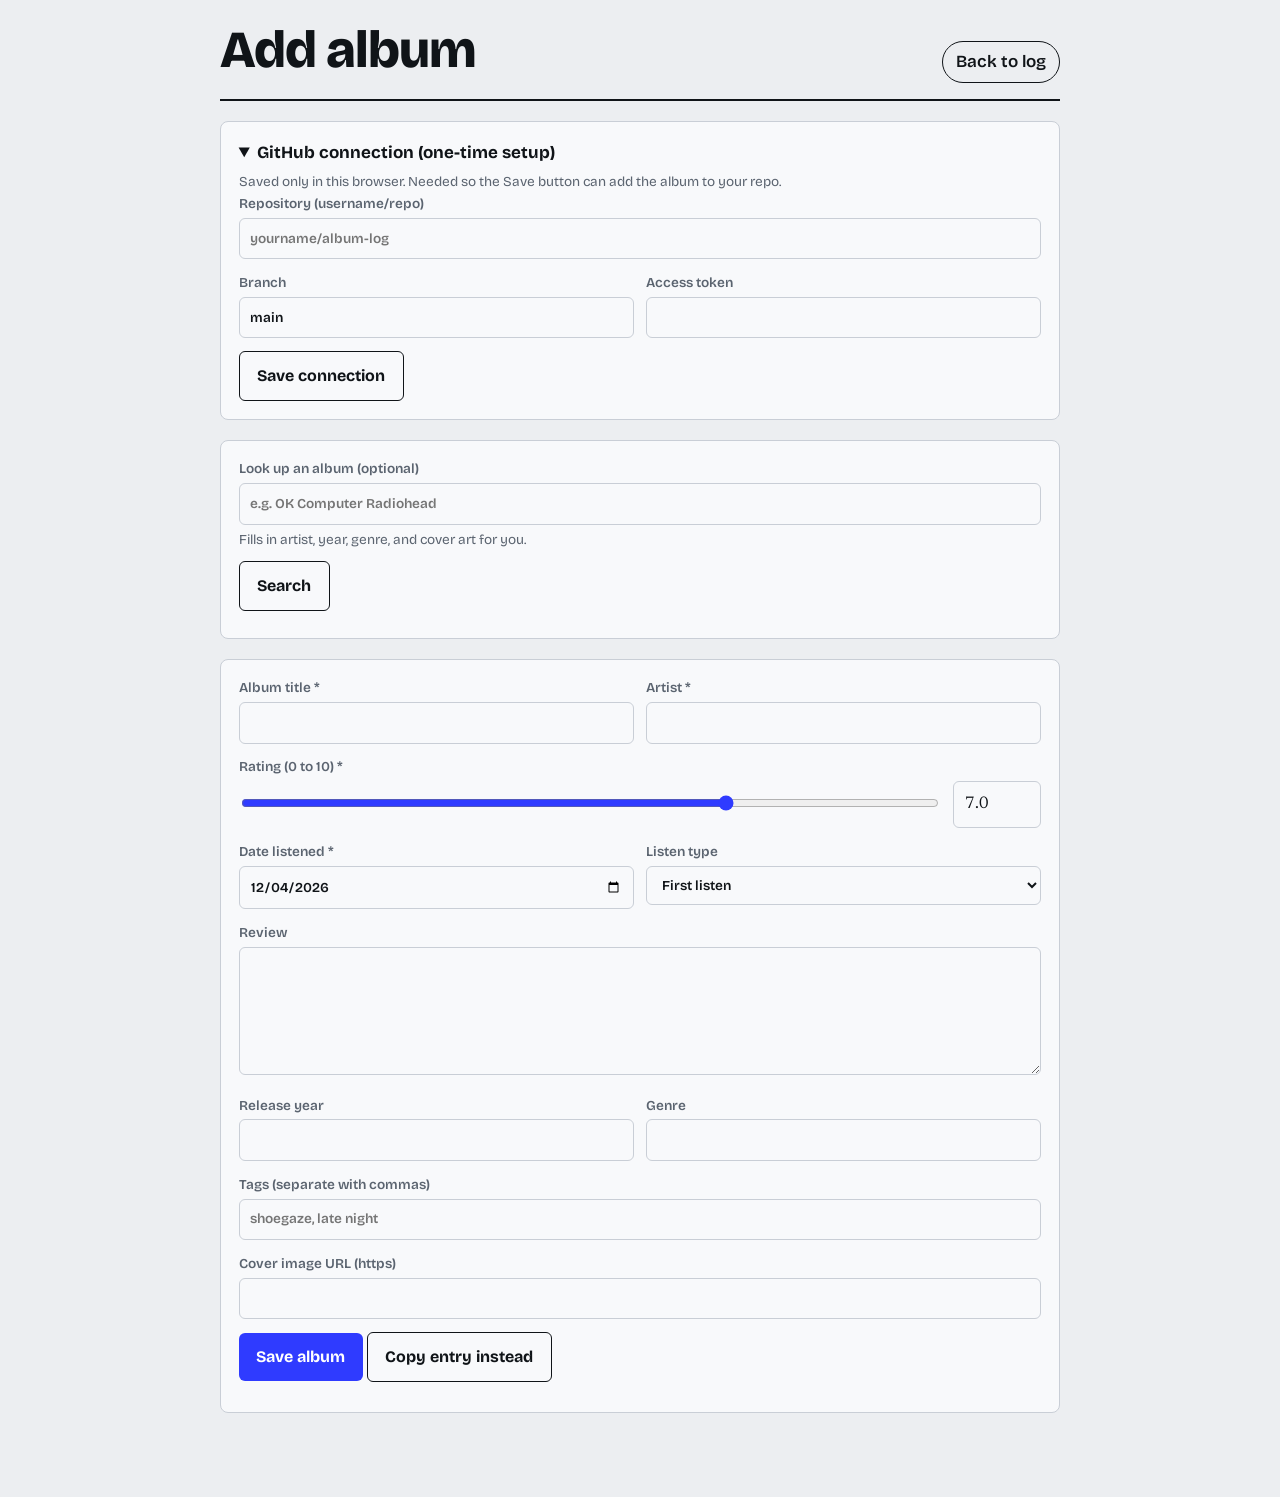
<file: add.html>
<!doctype html>
<html lang="en">
<head>
<meta charset="utf-8">
<meta name="viewport" content="width=device-width, initial-scale=1">
<meta name="robots" content="noindex">
<title>Add album | Album Log</title>
<link rel="preconnect" href="https://fonts.googleapis.com">
<link rel="preconnect" href="https://fonts.gstatic.com" crossorigin>
<link href="https://fonts.googleapis.com/css2?family=Bricolage+Grotesque:wght@500;600;700;800&family=Newsreader:ital,wght@0,400;0,600;1,400&display=swap" rel="stylesheet">
<link rel="stylesheet" href="style.css">
</head>
<body>
<div class="wrap">
  <header class="site">
    <h1>Add album</h1>
    <nav><a href="index.html">Back to log</a></nav>
  </header>

  <details class="card" id="settings" style="margin-top:1.25rem">
    <summary>GitHub connection (one-time setup)</summary>
    <p class="hint">Saved only in this browser. Needed so the Save button can add the album to your repo.</p>
    <div class="field"><label>Repository (username/repo)<input type="text" id="project" placeholder="yourname/album-log" autocapitalize="none"></label></div>
    <div class="row">
      <label>Branch<input type="text" id="branch" value="main" autocapitalize="none"></label>
      <label>Access token<input type="password" id="token" autocomplete="off"></label>
    </div>
    <button type="button" class="ghost" id="saveSettings">Save connection</button>
  </details>

  <div class="card">
    <label>Look up an album (optional)
      <input type="search" id="lookupQ" placeholder="e.g. OK Computer Radiohead">
    </label>
    <p class="hint">Fills in artist, year, genre, and cover art for you.</p>
    <button type="button" class="ghost" id="lookupBtn" style="margin-top:.6rem">Search</button>
    <div class="results" id="results"></div>
  </div>

  <form id="form" class="card">
    <div class="row">
      <label>Album title *<input type="text" id="title" required></label>
      <label>Artist *<input type="text" id="artist" required></label>
    </div>

    <div class="field">
      <label for="ratingNum">Rating (0 to 10) *</label>
      <div class="rate">
        <input type="range" id="ratingRange" min="0" max="10" step="0.1" value="7">
        <input type="number" id="ratingNum" min="0" max="10" step="0.1" value="7.0" required>
      </div>
    </div>

    <div class="row">
      <label>Date listened *<input type="date" id="date" required></label>
      <label>Listen type
        <select id="relisten"><option value="false">First listen</option><option value="true">Re-listen</option></select>
      </label>
    </div>

    <div class="field"><label>Review<textarea id="review"></textarea></label></div>

    <div class="row">
      <label>Release year<input type="number" id="year" min="1900" max="2100"></label>
      <label>Genre<input type="text" id="genre" list="genreList" autocomplete="off"></label>
    </div>
    <datalist id="genreList"></datalist>
    <div class="field"><label>Tags (separate with commas)<input type="text" id="tags" placeholder="shoegaze, late night"></label></div>
    <div class="field"><label>Cover image URL (https)<input type="text" id="cover" autocapitalize="none"></label></div>

    <button type="submit" id="saveBtn">Save album</button>
    <button type="button" class="ghost" id="copyBtn">Copy entry instead</button>
    <div class="msg" id="msg" role="status"></div>
  </form>
</div>

<script>
const $ = id => document.getElementById(id);
const KEY = "albumLogSettings";
let settings = {};
try { settings = JSON.parse(localStorage.getItem(KEY) || "{}"); } catch(e){}
$("project").value = settings.project || "";
$("branch").value = settings.branch || "main";
$("token").value = settings.token || "";
if(!settings.token || !settings.project) $("settings").open = true;
$("date").value = new Date().toLocaleDateString("en-CA");

$("saveSettings").onclick = () => {
  settings = {project:$("project").value.trim(), branch:$("branch").value.trim()||"main", token:$("token").value.trim()};
  localStorage.setItem(KEY, JSON.stringify(settings));
  say("Connection saved on this device.");
  $("settings").open = false;
  loadGenres();
};

// Rating slider and number box stay in sync
const clamp = v => Math.min(10, Math.max(0, Math.round(v*10)/10));
$("ratingRange").oninput = e => $("ratingNum").value = (+e.target.value).toFixed(1);
$("ratingNum").oninput = e => { if(e.target.value!=="") $("ratingRange").value = clamp(+e.target.value); };

function say(t, err){ $("msg").textContent = t; $("msg").className = "msg" + (err ? " err" : ""); }

function buildEntry(){
  const e = {
    title: $("title").value.trim(),
    artist: $("artist").value.trim(),
    rating: clamp(+$("ratingNum").value),
    dateListened: $("date").value,
    relisten: $("relisten").value === "true",
    review: $("review").value.trim()
  };
  if($("year").value) e.year = +$("year").value;
  if($("genre").value.trim()) e.genre = $("genre").value.trim();
  const tags = $("tags").value.split(",").map(t=>t.trim().toLowerCase()).filter(Boolean);
  e.tags = tags;
  const c = $("cover").value.trim();
  e.cover = /^https:\/\//.test(c) ? c : "";
  return e;
}

// GitHub helpers
const api = () => `https://api.github.com/repos/${settings.project}/contents/albums.json`;
const headers = () => ({"Authorization": "Bearer " + settings.token, "Accept": "application/vnd.github+json", "Content-Type":"application/json"});
const decode = b64 => new TextDecoder().decode(Uint8Array.from(atob(b64), c => c.charCodeAt(0)));
const encode = text => { let bin = ""; new TextEncoder().encode(text).forEach(b => bin += String.fromCharCode(b)); return btoa(bin); };

async function getFile(){
  const r = await fetch(`${api()}?ref=${encodeURIComponent(settings.branch)}`, {headers:headers(), cache:"no-store"});
  if(!r.ok) throw new Error(r.status===401 ? "GitHub rejected the token." : r.status===404 ? "Could not find albums.json. Check the repository name, branch, and token access." : "GitHub error " + r.status);
  return r.json();
}

async function loadGenres(){
  if(!settings.token || !settings.project) return;
  try{
    const f = await getFile();
    const list = JSON.parse(decode(f.content));
    const genres = [...new Set(list.map(a=>a.genre).filter(Boolean))].sort();
    $("genreList").innerHTML = genres.map(g=>`<option value="${g.replace(/"/g,"&quot;")}">`).join("");
  }catch(e){}
}
loadGenres();

$("form").onsubmit = async ev => {
  ev.preventDefault();
  if(!settings.token || !settings.project){ $("settings").open = true; say("Add your GitHub connection first.", true); return; }
  $("saveBtn").disabled = true; say("Saving...");
  try{
    const f = await getFile();
    const list = JSON.parse(decode(f.content));
    const entry = buildEntry();
    list.push(entry);
    const r = await fetch(api(), {
      method:"PUT", headers:headers(),
      body: JSON.stringify({
        branch: settings.branch,
        message: `Add album: ${entry.artist} - ${entry.title}`,
        content: encode(JSON.stringify(list, null, 2) + "\n"),
        sha: f.sha
      })
    });
    if(!r.ok) throw new Error(r.status===403 || r.status===404 ? "Token cannot write to this repo. It needs Contents: Read and write access." : r.status===409 || r.status===422 ? "The file changed while saving. Tap Save again." : "Save failed (GitHub error " + r.status + "). Try again.");
    say("Saved. Your site will update in about a minute.");
    $("form").reset(); $("ratingRange").value = 7; $("ratingNum").value = "7.0"; $("date").value = new Date().toLocaleDateString("en-CA");
    loadGenres();
  }catch(e){ say(e.message, true); }
  $("saveBtn").disabled = false;
};

$("copyBtn").onclick = async () => {
  if(!$("title").value || !$("artist").value){ say("Enter a title and artist first.", true); return; }
  const text = JSON.stringify(buildEntry(), null, 2);
  try{ await navigator.clipboard.writeText(text); say("Copied. Paste it into albums.json, after a comma following the last entry."); }
  catch(e){ say("Could not copy automatically.", true); }
};

// MusicBrainz lookup
$("lookupBtn").onclick = async () => {
  const q = $("lookupQ").value.trim(); if(!q) return;
  $("results").innerHTML = '<p class="hint">Searching...</p>';
  try{
    const r = await fetch(`https://musicbrainz.org/ws/2/release-group/?query=${encodeURIComponent(q)}&limit=5&fmt=json`);
    const data = await r.json();
    const groups = data["release-groups"] || [];
    if(!groups.length){ $("results").innerHTML = '<p class="hint">No matches. Fill in the details by hand.</p>'; return; }
    $("results").innerHTML = "";
    groups.forEach(g => {
      const artist = (g["artist-credit"]||[]).map(a=>a.name).join("");
      const year = (g["first-release-date"]||"").slice(0,4);
      const b = document.createElement("button"); b.type = "button";
      b.textContent = `${g.title} by ${artist}${year ? " (" + year + ")" : ""}`;
      b.onclick = () => {
        $("title").value = g.title; $("artist").value = artist;
        if(year) $("year").value = year;
        const tags = (g.tags||[]).sort((a,b)=>b.count-a.count).map(t=>t.name);
        if(tags[0] && !$("genre").value) $("genre").value = tags[0].replace(/\b\w/g, c=>c.toUpperCase());
        if(tags.length > 1) $("tags").value = tags.slice(1,4).join(", ");
        $("cover").value = `https://coverartarchive.org/release-group/${g.id}/front-250`;
        $("results").innerHTML = ""; say("Filled in. Add your rating and review.");
        $("ratingNum").focus();
      };
      $("results").appendChild(b);
    });
  }catch(e){ $("results").innerHTML = '<p class="hint">Lookup failed. Fill in the details by hand.</p>'; }
};
$("lookupQ").addEventListener("keydown", e => { if(e.key==="Enter"){ e.preventDefault(); $("lookupBtn").click(); } });
</script>
</body>
</html>
</file>
<file: style.css>
:root{
  --paper:#ECEEF1; --card:#F8F9FB; --ink:#101418; --muted:#5B6470;
  --line:#C9CED6; --accent:#2F3BFF; --accent-ink:#fff; --danger:#B3261E;
  --head:"Bricolage Grotesque","Helvetica Neue",Arial,sans-serif;
  --body:"Newsreader",Georgia,"Times New Roman",serif;
}
@media (prefers-color-scheme:dark){
  :root{--paper:#12151A; --card:#1B1F26; --ink:#EEF0F4; --muted:#9AA3B0; --line:#333A45; --accent:#7C86FF; --accent-ink:#0D0F14; --danger:#FF8A80;}
}
*{box-sizing:border-box}
body{margin:0;background:var(--paper);color:var(--ink);font-family:var(--body);font-size:1.0625rem;line-height:1.6}
a{color:inherit}
:focus-visible{outline:3px solid var(--accent);outline-offset:2px}
.wrap{max-width:880px;margin:0 auto;padding:1.5rem 1.25rem 4rem}
header.site{display:flex;justify-content:space-between;align-items:baseline;gap:1rem;flex-wrap:wrap;padding-bottom:1rem;border-bottom:2px solid var(--ink)}
h1{font-family:var(--head);font-weight:800;font-size:clamp(2rem,6vw,3.25rem);line-height:1;margin:0;letter-spacing:-.02em}
nav a{font-family:var(--head);font-weight:600;text-decoration:none;padding:.4rem .8rem;border:1.5px solid var(--ink);border-radius:999px;display:inline-block}
nav a:hover{background:var(--ink);color:var(--paper)}
.summary{font-family:var(--head);color:var(--muted);margin:.75rem 0 1.25rem;display:flex;gap:1.25rem;flex-wrap:wrap}
.summary b{color:var(--ink)}
.filters{display:grid;grid-template-columns:repeat(auto-fit,minmax(150px,1fr));gap:.6rem;margin-bottom:1.5rem}
label{font-family:var(--head);font-size:.85rem;font-weight:600;color:var(--muted);display:block}
input,select,textarea,button{font:inherit}
input[type=text],input[type=search],input[type=number],input[type=date],input[type=password],select,textarea{
  width:100%;padding:.55rem .65rem;background:var(--card);color:var(--ink);border:1.5px solid var(--line);border-radius:6px;margin-top:.2rem}
textarea{min-height:8rem;resize:vertical}
button,.btn{font-family:var(--head);font-weight:700;background:var(--accent);color:var(--accent-ink);border:0;border-radius:6px;padding:.7rem 1.1rem;cursor:pointer;font-size:1rem}
button.ghost{background:transparent;color:var(--ink);border:1.5px solid var(--ink)}
button:disabled{opacity:.5;cursor:default}
.album{display:grid;grid-template-columns:5.5rem 6rem 1fr;gap:1.1rem;padding:1.4rem 0;border-bottom:1px solid var(--line)}
.score{font-family:var(--head);font-weight:800;font-size:3.25rem;line-height:.9;letter-spacing:-.04em}
.score small{display:block;font-size:.8rem;font-weight:600;color:var(--muted);letter-spacing:0;margin-top:.35rem}
.bar{height:5px;background:var(--line);margin-top:.5rem;border-radius:3px;overflow:hidden}
.bar i{display:block;height:100%;background:var(--accent)}
.cover{width:6rem;height:6rem;background:var(--line);border-radius:4px;object-fit:cover;display:flex;align-items:center;justify-content:center;font-family:var(--head);font-weight:800;color:var(--muted);font-size:1.6rem}
.album h2{font-family:var(--head);font-size:1.35rem;line-height:1.2;margin:0}
.album .by{font-family:var(--head);color:var(--muted);margin:.1rem 0 .5rem}
.meta{font-family:var(--head);font-size:.85rem;color:var(--muted);display:flex;flex-wrap:wrap;gap:.35rem .5rem;margin-bottom:.6rem}
.chip{border:1px solid var(--line);border-radius:999px;padding:.05rem .6rem}
.chip.re{border-color:var(--accent);color:var(--accent)}
.review{margin:0;white-space:pre-wrap}
.empty{padding:3rem 0;text-align:center;color:var(--muted);font-family:var(--head)}
.card{background:var(--card);border:1px solid var(--line);border-radius:8px;padding:1.1rem;margin-bottom:1.25rem}
.row{display:grid;grid-template-columns:repeat(auto-fit,minmax(180px,1fr));gap:.8rem;margin-bottom:.8rem}
.field{margin-bottom:.8rem}
.rate{display:flex;gap:.8rem;align-items:center}
.rate input[type=range]{flex:1;accent-color:var(--accent)}
.rate input[type=number]{width:5.5rem}
.msg{font-family:var(--head);margin-top:.8rem;font-weight:600}
.msg.err{color:var(--danger)}
.results{display:grid;gap:.4rem;margin-top:.6rem}
.results button{background:var(--paper);color:var(--ink);border:1px solid var(--line);text-align:left;font-weight:500}
details summary{font-family:var(--head);font-weight:700;cursor:pointer}
.hint{font-family:var(--head);font-size:.85rem;color:var(--muted);margin:.3rem 0 0}
@media (max-width:560px){
  .album{grid-template-columns:4.5rem 1fr;}
  .album .main{grid-column:1 / -1}
  .score{font-size:2.6rem}
  .cover{width:100%;height:auto;aspect-ratio:1;max-width:6rem}
}
</file>
